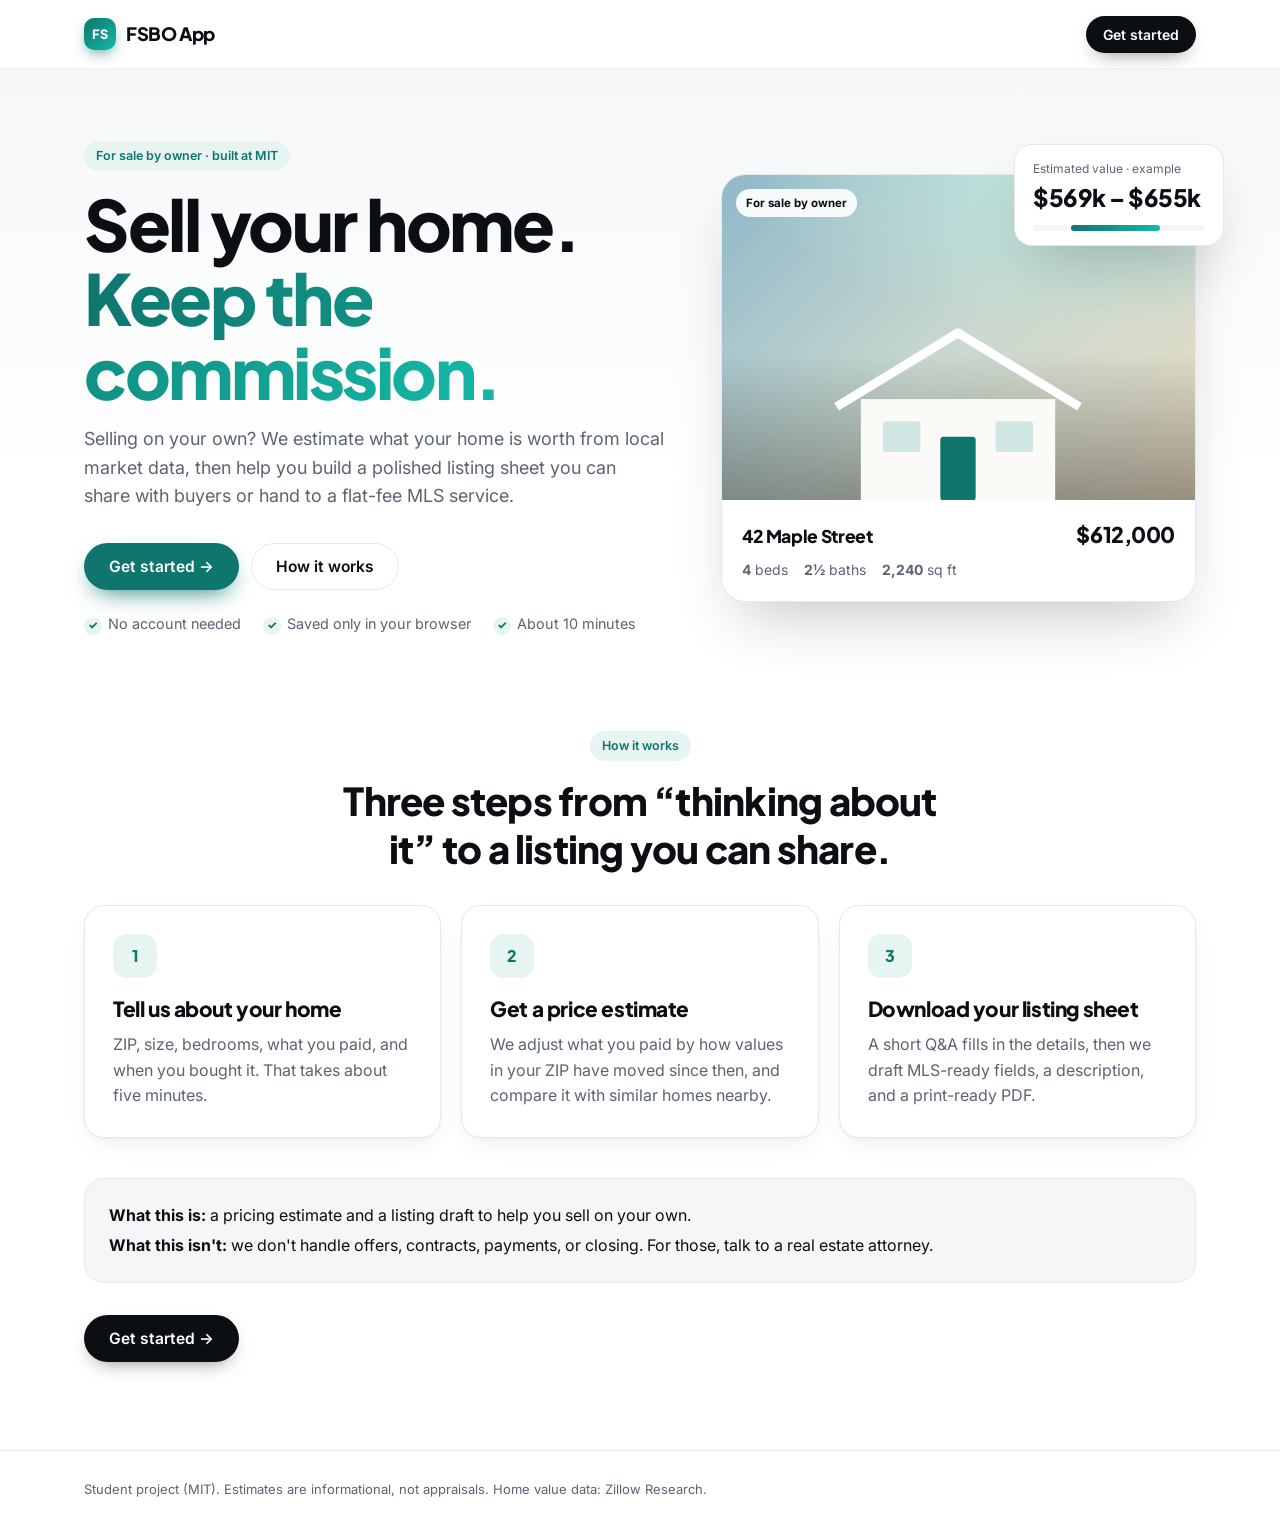
<file: index.html>
<!doctype html>
<html lang="en">
<head>
  <meta charset="utf-8">
  <meta name="viewport" content="width=device-width, initial-scale=1">
  <title>FSBO App — Sell your home without an agent</title>
  <link rel="stylesheet" href="css/style.css">
</head>
<body>
  <header class="site-header">
    <div class="wrap">
      <a class="brand" href="index.html"><span class="brand-mark">FS</span><span class="brand-text">FSBO App</span></a>
      <a class="btn btn-sm" href="intake.html" id="header-cta">Get started</a>
    </div>
  </header>

  <main>
    <div class="wrap">
      <section class="hero">
        <div>
          <p class="eyebrow">For sale by owner · built at MIT</p>
          <h1>Sell your home. <span class="grad">Keep the commission.</span></h1>
          <p class="lede">Selling on your own? We estimate what your home is worth from local market data, then help you build a polished listing sheet you can share with buyers or hand to a flat-fee MLS service.</p>
          <div class="btn-row">
            <a class="btn btn-accent" href="intake.html" id="hero-cta">Get started →</a>
            <a class="btn btn-ghost" href="#how">How it works</a>
          </div>
          <div class="trust"><span>No account needed</span><span>Saved only in your browser</span><span>About 10 minutes</span></div>
        </div>
        <div class="mock" aria-hidden="true">
          <div class="mock-card">
            <div class="mock-photo">
              <span class="pill">For sale by owner</span>
              <svg viewBox="0 0 300 170"><path d="M40 85 L150 18 L260 85" fill="none" stroke="#fff" stroke-width="8" stroke-linejoin="round"/><rect x="62" y="78" width="176" height="92" fill="#fbfaf7"/><rect x="134" y="112" width="32" height="58" rx="3" fill="#0f766e"/><rect x="82" y="98" width="34" height="28" rx="3" fill="#cfe6e2"/><rect x="184" y="98" width="34" height="28" rx="3" fill="#cfe6e2"/></svg>
            </div>
            <div class="mock-body">
              <div class="row"><span class="addr">42 Maple Street</span><span class="p">$612,000</span></div>
              <div class="stats"><span><b>4</b> beds</span><span><b>2½</b> baths</span><span><b>2,240</b> sq ft</span></div>
            </div>
          </div>
          <div class="mock-float">
            <div class="k">Estimated value · example</div>
            <div class="v">$569k – $655k</div>
            <div class="bar"><i></i></div>
          </div>
        </div>
      </section>

      <div class="section-head" id="how"><p class="eyebrow">How it works</p><h2 style="font-size:clamp(1.6rem,3.5vw,2.4rem)">Three steps from “thinking about it” to a listing you can share.</h2></div>
      <section class="grid-3" aria-label="How it works">
        <div class="card">
          <div class="step-num">1</div>
          <h2>Tell us about your home</h2>
          <p>ZIP, size, bedrooms, what you paid, and when you bought it. That takes about five minutes.</p>
        </div>
        <div class="card">
          <div class="step-num">2</div>
          <h2>Get a price estimate</h2>
          <p>We adjust what you paid by how values in your ZIP have moved since then, and compare it with similar homes nearby.</p>
        </div>
        <div class="card">
          <div class="step-num">3</div>
          <h2>Download your listing sheet</h2>
          <p>A short Q&amp;A fills in the details, then we draft MLS-ready fields, a description, and a print-ready PDF.</p>
        </div>
      </section>

      <section class="note" aria-label="What this is and isn't">
        <p><strong>What this is:</strong> a pricing estimate and a listing draft to help you sell on your own.</p>
        <p><strong>What this isn't:</strong> we don't handle offers, contracts, payments, or closing. For those, talk to a real estate attorney.</p>
      </section>

      <div class="btn-row">
        <a class="btn" href="intake.html" id="bottom-cta">Get started →</a>
      </div>
    </div>
  </main>

  <footer class="site-footer">
    <div class="wrap">Student project (MIT). Estimates are informational, not appraisals. Home value data: Zillow Research.</div>
  </footer>

  <script src="js/property.js"></script>
  <script>
    // Returning visitor: offer to pick up where they left off.
    if (window.Property && window.Property.load()) {
      ["hero-cta", "bottom-cta"].forEach((id) => { const a = document.getElementById(id); a.textContent = "Continue where you left off →"; a.href = "price.html"; });
      document.getElementById("header-cta").textContent = "Continue";
      document.getElementById("header-cta").href = "price.html";
    }
  </script>
</body>
</html>
</file>
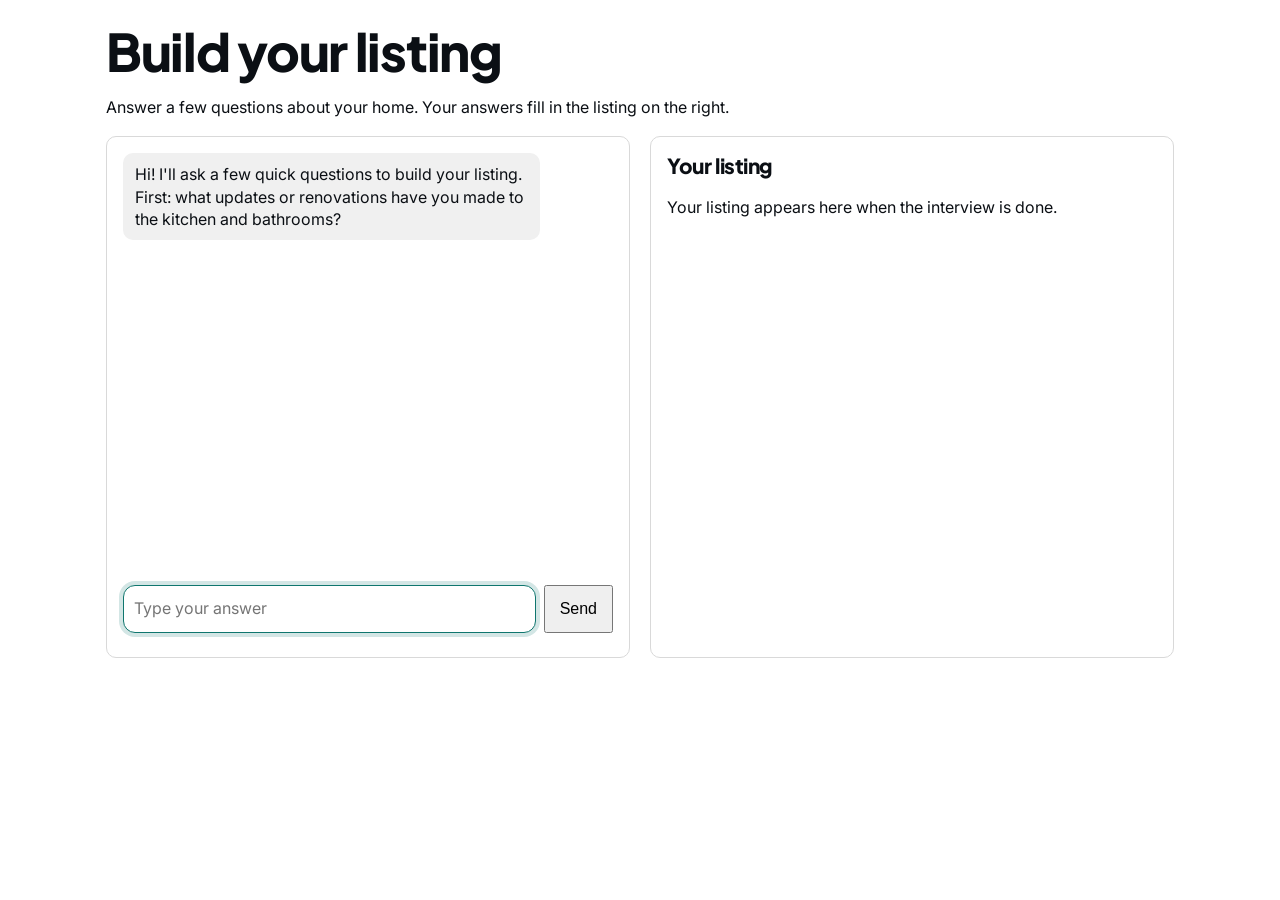
<file: chat.html>
<!DOCTYPE html>
<html lang="en">
<head>
<meta charset="utf-8">
<meta name="viewport" content="width=device-width, initial-scale=1">
<title>Listing interview</title>
<link rel="stylesheet" href="css/style.css">
<style>
  .li-wrap { max-width: 1100px; margin: 0 auto; padding: 24px 16px; }
  .li-grid { display: grid; grid-template-columns: 1fr 1fr; gap: 20px; }
  @media (max-width: 800px) { .li-grid { grid-template-columns: 1fr; } }
  .li-panel { border: 1px solid #d9d9d9; border-radius: 10px; padding: 16px; background: #fff; }
  .li-log { height: 420px; overflow-y: auto; display: flex; flex-direction: column; gap: 10px; margin-bottom: 12px; }
  .li-msg { max-width: 85%; padding: 10px 12px; border-radius: 10px; line-height: 1.4; white-space: pre-wrap; }
  .li-msg.bot { background: #f0f0f0; align-self: flex-start; }
  .li-msg.you { background: #1f3a5f; color: #fff; align-self: flex-end; }
  .li-form { display: flex; gap: 8px; }
  .li-form input { flex: 1; padding: 10px; font-size: 16px; }
  .li-form button, .li-copy { padding: 10px 14px; font-size: 16px; cursor: pointer; }
  .li-note { font-size: 14px; color: #555; margin: 8px 0 0; }
  .li-fields { display: grid; grid-template-columns: max-content 1fr; gap: 4px 14px; margin: 0 0 16px; }
  .li-fields dt { color: #555; }
  .li-fields dd { margin: 0; }
  .li-desc { white-space: pre-wrap; line-height: 1.5; }
</style>
</head>
<body>
<div class="li-wrap">
  <h1>Build your listing</h1>
  <p>Answer a few questions about your home. Your answers fill in the listing on the right.</p>

  <div class="li-grid">
    <section class="li-panel" aria-label="Interview">
      <div class="li-log" id="log" aria-live="polite"></div>
      <form class="li-form" id="form">
        <input id="input" type="text" autocomplete="off" placeholder="Type your answer" aria-label="Your answer">
        <button type="submit" id="send">Send</button>
      </form>
      <p class="li-note" id="status"></p>
    </section>

    <section class="li-panel" aria-label="Listing preview">
      <h2>Your listing</h2>
      <p id="empty">Your listing appears here when the interview is done.</p>
      <div id="result" hidden>
        <dl class="li-fields" id="fields"></dl>
        <h3>Public description</h3>
        <p class="li-desc" id="desc"></p>
        <p class="li-note" id="count"></p>
        <button class="li-copy" id="copy" type="button">Copy description</button>
      </div>
    </section>
  </div>
</div>

<script src="js/property.js"></script>
<script>
// Flip to false once /api/listing is deployed with the Parley env vars.
const MOCK = true;

const log = document.getElementById("log");
const form = document.getElementById("form");
const input = document.getElementById("input");
const sendBtn = document.getElementById("send");
const statusEl = document.getElementById("status");

let property = null;
try { property = (window.Property && Property.load()) || null; } catch (e) { property = null; }

const messages = [];   // full conversation sent to the API
let mockStep = 0;

const MOCK_QUESTIONS = [
  "Hi! I'll ask a few quick questions to build your listing. First: what updates or renovations have you made to the kitchen and bathrooms?",
  "Thanks. What are the main flooring types and any recent interior updates (paint, windows, lighting)?",
  "What do you like best about the outdoor space: yard, deck, landscaping?",
  "Are there any systems that were replaced recently (roof, furnace, water heater)?",
  "Last one: is there anything else about the property worth mentioning?"
];

function addMsg(text, who) {
  const el = document.createElement("div");
  el.className = "li-msg " + who;
  el.textContent = text;
  log.appendChild(el);
  log.scrollTop = log.scrollHeight;
}

function setBusy(b) {
  input.disabled = b; sendBtn.disabled = b;
  statusEl.textContent = b ? "Thinking…" : "";
}

async function getReply() {
  if (MOCK) {
    await new Promise(r => setTimeout(r, 400));
    if (mockStep < MOCK_QUESTIONS.length) return MOCK_QUESTIONS[mockStep++];
    return '<final>' + JSON.stringify({
      fields: { propertyType: property?.propertyType || "single-family", zip: property?.zip || "", bedrooms: property?.bedrooms || null },
      description: "Sample description. Replace with live output once Parley is connected."
    }) + '</final>';
  }
  const res = await fetch("/api/listing", {
    method: "POST",
    headers: { "content-type": "application/json" },
    body: JSON.stringify({ property, messages })
  });
  if (!res.ok) throw new Error("Request failed (" + res.status + ")");
  const data = await res.json();
  return data.reply || "";
}

function renderFinal(obj) {
  document.getElementById("empty").hidden = true;
  document.getElementById("result").hidden = false;
  const dl = document.getElementById("fields");
  dl.textContent = "";
  Object.entries(obj.fields || {}).forEach(([k, v]) => {
    const dt = document.createElement("dt"); dt.textContent = k;
    const dd = document.createElement("dd");
    dd.textContent = Array.isArray(v) ? v.join(", ") : String(v);
    dl.append(dt, dd);
  });
  const d = obj.description || "";
  document.getElementById("desc").textContent = d;
  document.getElementById("count").textContent = d.length + " characters (many MLS limits are around 1,000)";
}

async function turn() {
  setBusy(true);
  try {
    const reply = await getReply();
    const m = reply.match(/<final>([\s\S]*?)<\/final>/);
    if (m) {
      let obj = null;
      try { obj = JSON.parse(m[1]); } catch (e) {}
      messages.push({ role: "assistant", content: reply });
      if (obj) {
        addMsg("All set. Your listing is on the right.", "bot");
        renderFinal(obj);
      } else {
        addMsg("I couldn't read the final listing. Send another message to try again.", "bot");
      }
      input.disabled = !obj; sendBtn.disabled = !obj;
      statusEl.textContent = "";
      return;
    }
    messages.push({ role: "assistant", content: reply });
    addMsg(reply, "bot");
    setBusy(false);
    input.focus();
  } catch (e) {
    statusEl.textContent = "Something went wrong: " + e.message + ". Send your message again.";
    input.disabled = false; sendBtn.disabled = false;
  }
}

form.addEventListener("submit", (e) => {
  e.preventDefault();
  const text = input.value.trim();
  if (!text) return;
  input.value = "";
  messages.push({ role: "user", content: text });
  addMsg(text, "you");
  turn();
});

document.getElementById("copy").addEventListener("click", () => {
  navigator.clipboard.writeText(document.getElementById("desc").textContent);
  document.getElementById("copy").textContent = "Copied";
  setTimeout(() => document.getElementById("copy").textContent = "Copy description", 1500);
});

// Kick off: hidden starter message so the conversation opens with a user turn.
if (!property) {
  statusEl.textContent = "No saved property found. Fill out the intake form first for better questions.";
}
messages.push({ role: "user", content: "Please begin the interview." });
turn();
</script>
</body>
</html>
</file>
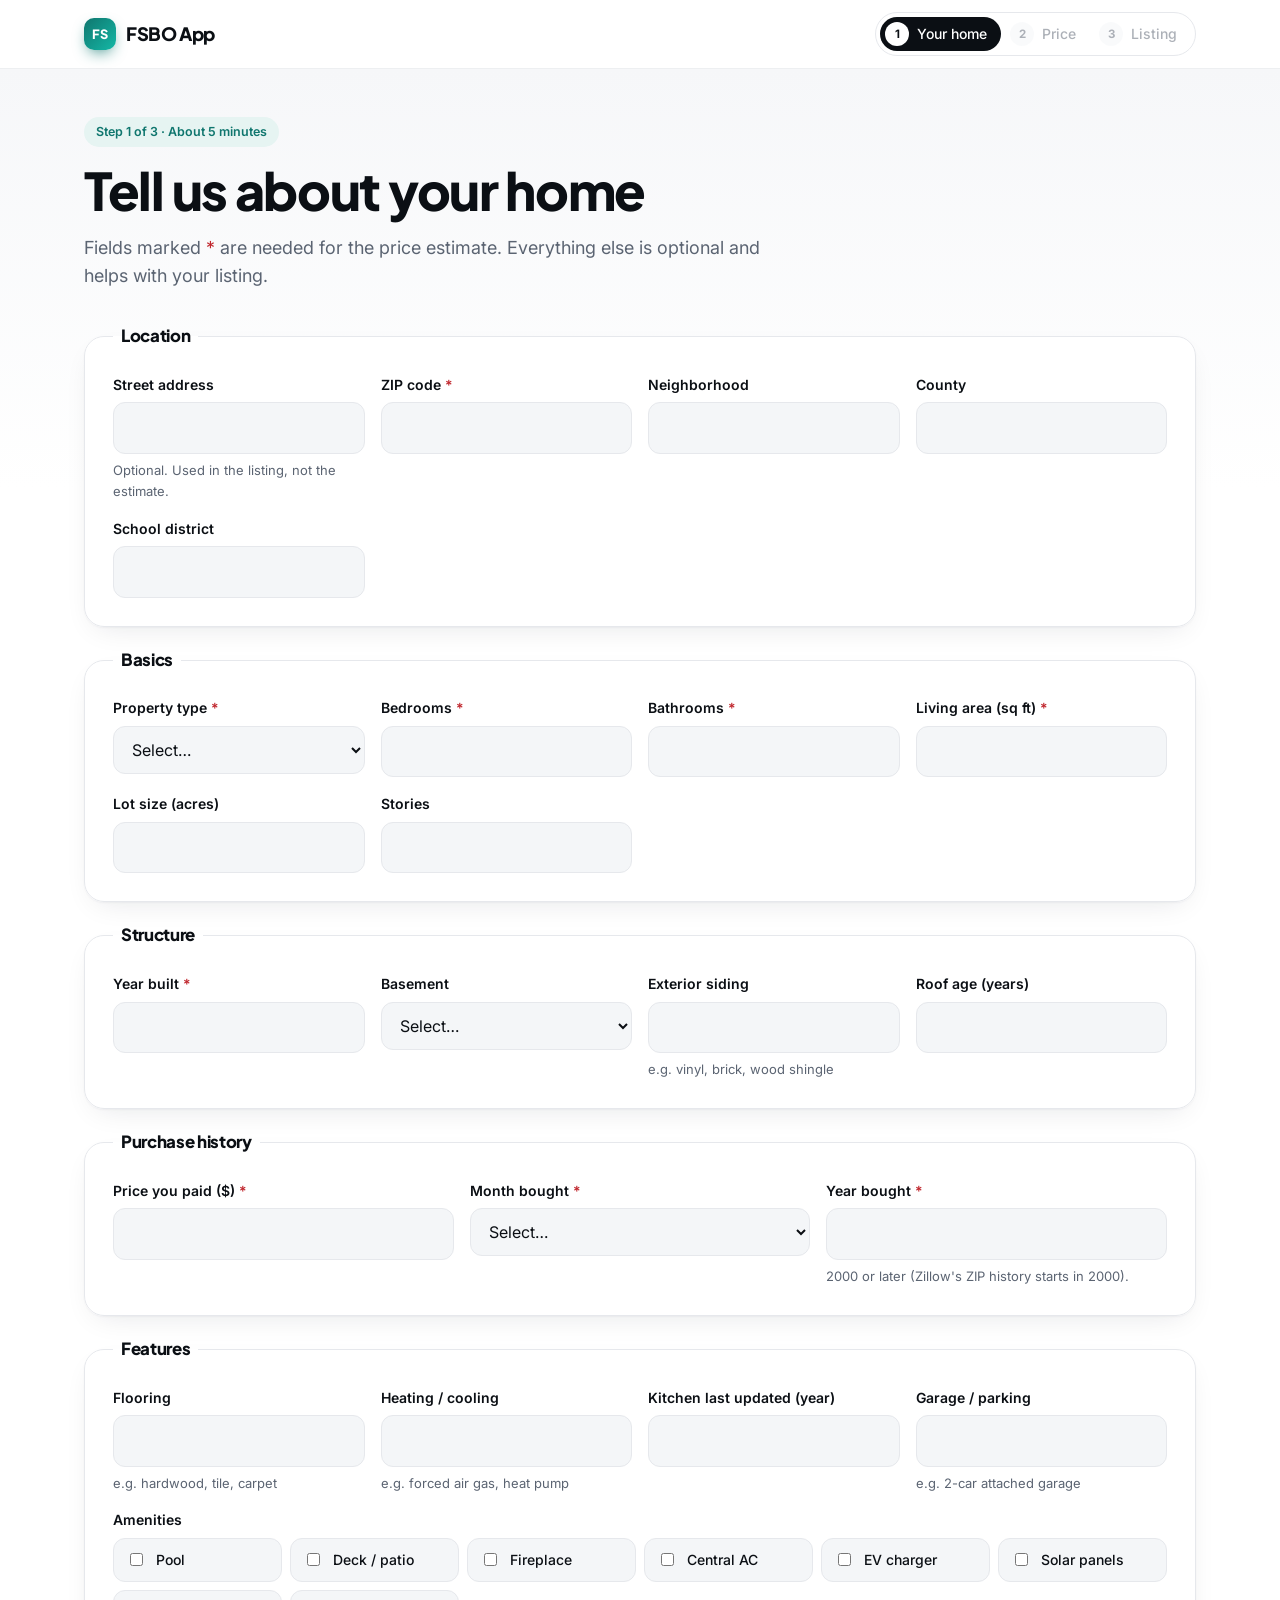
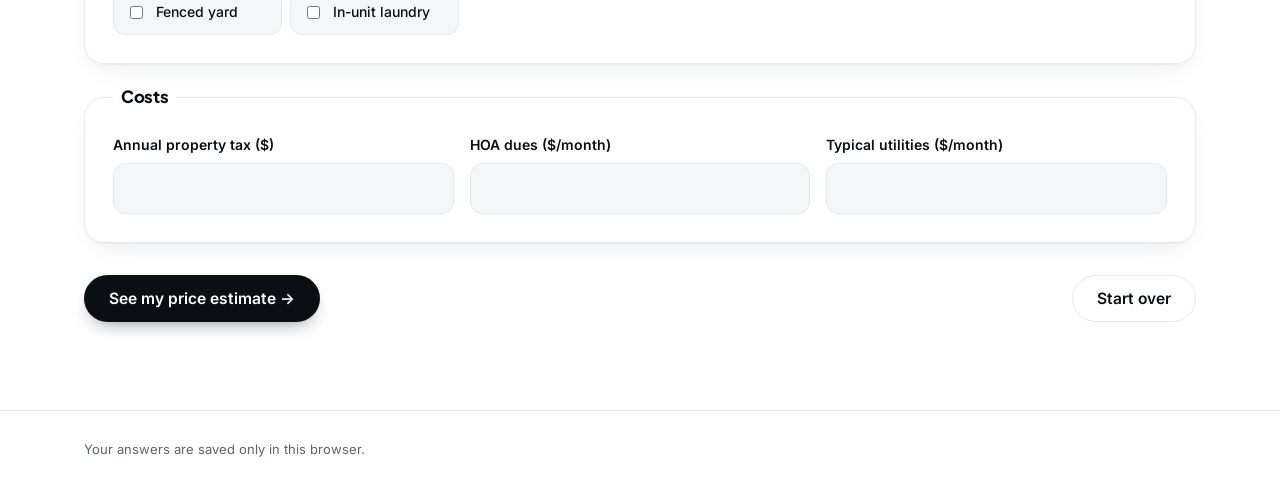
<file: intake.html>
<!doctype html>
<html lang="en">
<head>
  <meta charset="utf-8">
  <meta name="viewport" content="width=device-width, initial-scale=1">
  <title>Tell us about your home — FSBO App</title>
  <link rel="stylesheet" href="css/style.css">
</head>
<body>
  <header class="site-header">
    <div class="wrap">
      <a class="brand" href="index.html"><span class="brand-mark">FS</span><span class="brand-text">FSBO App</span></a>
      <nav class="steps-nav" aria-label="Progress" data-step="1"></nav>
    </div>
  </header>

  <main>
    <div class="wrap">
      <div class="page-head">
        <p class="eyebrow">Step 1 of 3 · About 5 minutes</p>
        <h1>Tell us about your home</h1>
        <p class="lede">Fields marked <span class="req">*</span> are needed for the price estimate. Everything else is optional and helps with your listing.</p>
      </div>

      <form id="intake" novalidate>
        <div id="groups"></div>
        <p class="form-summary" id="form-summary" role="alert" hidden></p>
        <div class="btn-row between">
          <button class="btn" type="submit">See my price estimate →</button>
          <button class="btn btn-secondary" type="button" id="start-over">Start over</button>
        </div>
      </form>
    </div>
  </main>

  <footer class="site-footer">
    <div class="wrap">Your answers are saved only in this browser.</div>
  </footer>

  <script src="js/property.js"></script>
  <script src="js/nav.js"></script>
  <script>
  (function () {
    const P = window.Property;
    const groupsEl = document.getElementById("groups");
    const form = document.getElementById("intake");
    const summary = document.getElementById("form-summary");

    // --- Build the form from the shared schema so field names can't drift ---
    function el(tag, attrs = {}, children = []) {
      const n = document.createElement(tag);
      for (const [k, v] of Object.entries(attrs)) {
        if (v === undefined || v === false) continue;
        if (k === "text") n.textContent = v; else n.setAttribute(k, v === true ? "" : v);
      }
      children.forEach((c) => c && n.appendChild(c));
      return n;
    }

    for (const g of P.GROUPS) {
      const grid = el("div", { class: "field-grid" });
      for (const f of g.fields) {
        const id = "f-" + f.name;
        const wrap = el("div", { class: "field" + (f.type === "checkboxes" ? " wide" : ""), "data-field": f.name });
        const label = el("label", { for: f.type === "checkboxes" ? undefined : id, text: f.label });
        if (f.required) { label.appendChild(document.createTextNode(" ")); label.appendChild(el("span", { class: "req", "aria-hidden": "true", text: "*" })); }
        wrap.appendChild(label);

        let input;
        if (f.type === "select") {
          input = el("select", { id, name: f.name, required: f.required });
          input.appendChild(el("option", { value: "", text: "Select…" }));
          f.options.forEach(([v, t]) => input.appendChild(el("option", { value: v, text: t })));
        } else if (f.type === "checkboxes") {
          input = el("div", { class: "checks", role: "group", "aria-label": f.label });
          f.options.forEach(([v, t]) => {
            const cb = el("input", { type: "checkbox", name: f.name, value: v });
            input.appendChild(el("label", {}, [cb, document.createTextNode(t)]));
          });
        } else {
          input = el("input", {
            id, name: f.name, type: f.type === "number" ? "number" : "text", required: f.required,
            min: f.min, max: f.max, step: f.step, pattern: f.pattern, inputmode: f.inputmode || (f.type === "number" ? "decimal" : undefined),
            maxlength: f.maxlength,
          });
        }
        wrap.appendChild(input);
        if (f.hint) wrap.appendChild(el("span", { class: "hint", text: f.hint }));
        wrap.appendChild(el("span", { class: "error-msg", id: id + "-err", "aria-live": "polite" }));
        grid.appendChild(wrap);
      }
      groupsEl.appendChild(el("fieldset", {}, [el("legend", { text: g.title }), grid]));
    }

    // --- Read / write form values ---
    function readForm() {
      const raw = {};
      for (const f of P.FIELDS) {
        if (f.type === "checkboxes") {
          raw[f.name] = [...form.querySelectorAll(`input[name="${f.name}"]:checked`)].map((c) => c.value);
        } else {
          raw[f.name] = form.elements[f.name].value;
        }
      }
      return P.normalize(raw);
    }

    function fillForm(rec) {
      for (const f of P.FIELDS) {
        const v = rec[f.name];
        if (v === undefined) continue;
        if (f.type === "checkboxes") {
          form.querySelectorAll(`input[name="${f.name}"]`).forEach((c) => { c.checked = v.includes(c.value); });
        } else {
          form.elements[f.name].value = v;
        }
      }
    }

    function showErrors(errors) {
      form.querySelectorAll(".field").forEach((w) => {
        const name = w.dataset.field;
        const msg = errors[name] || "";
        w.classList.toggle("has-error", !!msg);
        w.querySelector(".error-msg").textContent = msg;
        const input = w.querySelector("input, select");
        if (input && input.id) input.setAttribute("aria-invalid", msg ? "true" : "false");
      });
      const n = Object.keys(errors).length;
      summary.hidden = n === 0;
      summary.textContent = n ? `Please fix ${n} field${n > 1 ? "s" : ""} above.` : "";
    }

    // Prefill if the user has been here before.
    const existing = P.load();
    if (existing) fillForm(existing);

    form.addEventListener("submit", (e) => {
      e.preventDefault();
      const rec = readForm();
      const errors = P.validate(rec);
      showErrors(errors);
      if (Object.keys(errors).length) {
        const first = form.querySelector(".has-error input, .has-error select");
        if (first) first.focus();
        return;
      }
      P.save(rec);
      window.location.href = "price.html";
    });

    // Clear an error as soon as the field is edited.
    form.addEventListener("input", (e) => {
      const w = e.target.closest(".field");
      if (w && w.classList.contains("has-error")) {
        w.classList.remove("has-error");
        w.querySelector(".error-msg").textContent = "";
      }
    });

    document.getElementById("start-over").addEventListener("click", () => {
      P.clear(); form.reset(); showErrors({});
    });
  })();
  </script>
</body>
</html>
</file>
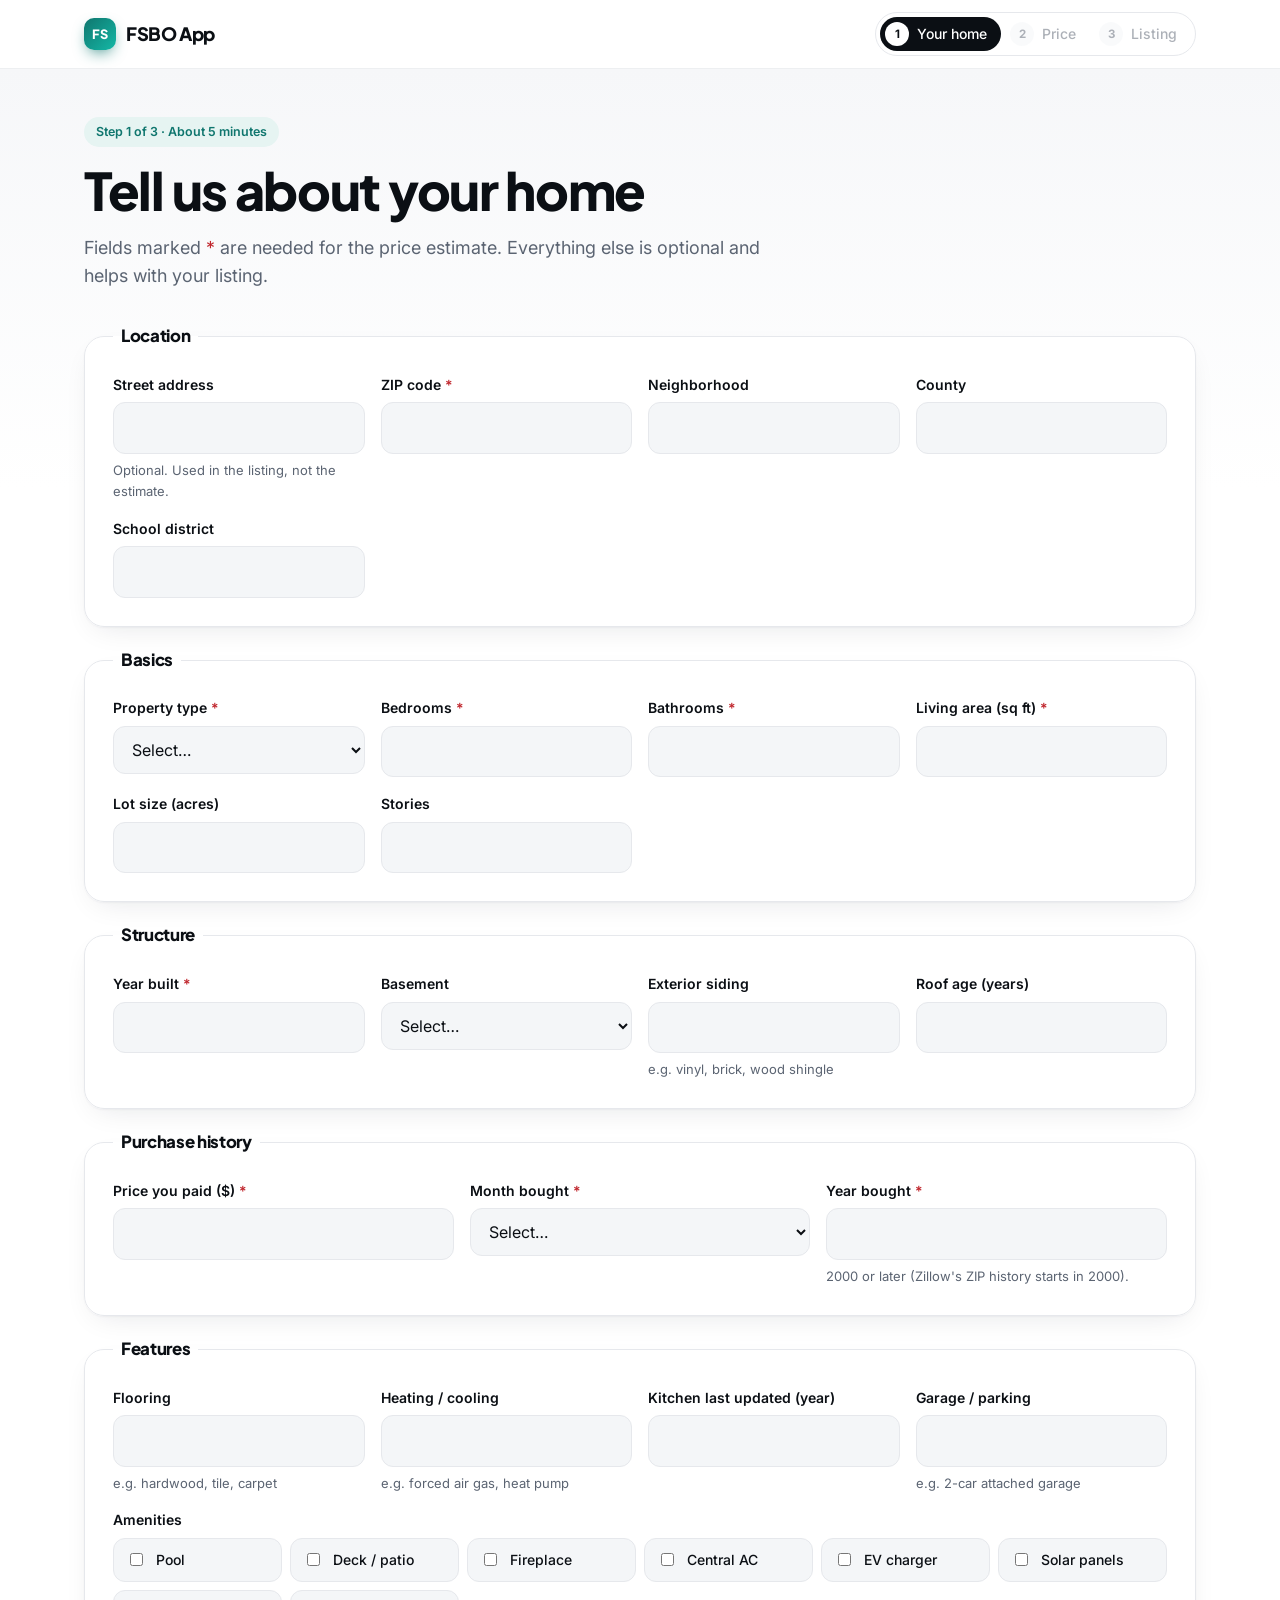
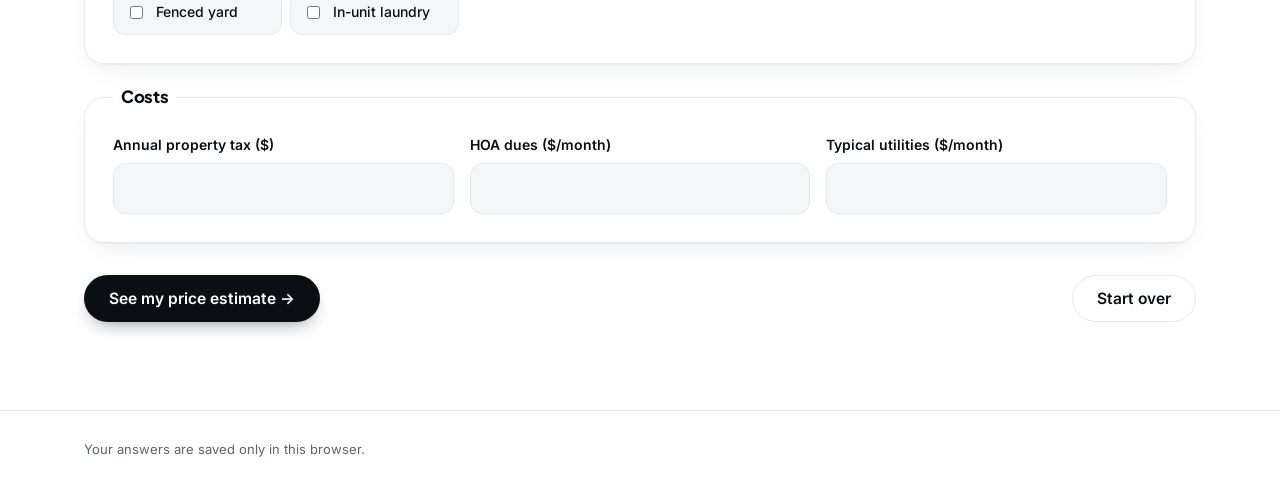
<file: listing.html>
<!doctype html>
<html lang="en">
<head>
  <meta charset="utf-8">
  <meta name="viewport" content="width=device-width, initial-scale=1">
  <title>Build your listing — FSBO App</title>
  <link rel="stylesheet" href="css/style.css">
  <link rel="stylesheet" href="css/sheet.css">
</head>
<body>
  <header class="site-header">
    <div class="wrap">
      <a class="brand" href="index.html"><span class="brand-mark">FS</span><span class="brand-text">FSBO App</span></a>
      <nav class="steps-nav" aria-label="Progress" data-step="3"></nav>
    </div>
  </header>

  <main>
    <div class="wrap">
      <div class="page-head">
        <p class="eyebrow">Step 3 of 3</p>
        <h1>Build your listing</h1>
        <p class="lede">Answer a few questions about what makes your home stand out. Your listing sheet fills in on the right. When it looks right, save it as a PDF to share with buyers or send to a flat-fee MLS service.</p>
      </div>

      <div class="builder">
        <!-- Left: the survey -->
        <section class="card chat" aria-label="Listing questions">
          <div class="chat-head">
            <h2>Listing assistant</h2>
            <span class="mode-pill" id="mode-pill">Connecting…</span>
          </div>
          <div class="progress" aria-hidden="true"><i id="progress"></i></div>
          <div class="chat-log" id="chat-log" aria-live="polite"></div>
          <div class="quick" id="quick"></div>
          <form class="chat-form" id="chat-form">
            <label for="chat-input" class="sr-only" style="position:absolute;left:-9999px">Your answer</label>
            <textarea id="chat-input" placeholder="Type your answer…" rows="1"></textarea>
            <button class="btn" type="submit" id="send">Send</button>
          </form>
        </section>

        <!-- Right: live listing sheet -->
        <section aria-label="Listing sheet preview">
          <div class="preview-bar">
            <h2>Your listing sheet</h2>
            <div class="photo-drop">
              <label class="btn btn-ghost btn-sm" for="photos">+ Add photos</label>
              <input type="file" id="photos" accept="image/*" multiple>
              <button class="btn btn-accent btn-sm" id="pdf" type="button">Save as PDF</button>
            </div>
          </div>
          <div class="card" style="padding:14px 18px;margin-bottom:14px">
            <div class="field-grid" style="grid-template-columns:repeat(auto-fit,minmax(170px,1fr));gap:12px">
              <div class="field">
                <label for="list-price">List price ($)</label>
                <input id="list-price" type="number" min="1" step="1000" inputmode="numeric">
                <span class="hint" id="price-hint"></span>
              </div>
              <div class="field">
                <label for="show-price">Show price on sheet</label>
                <select id="show-price"><option value="yes">Yes</option><option value="no">No (“Contact for price”)</option></select>
              </div>
              <div class="field" style="justify-content:flex-end">
                <button class="btn btn-ghost btn-sm" type="button" id="restart">Restart Q&amp;A</button>
              </div>
            </div>
            <p class="small" style="margin:10px 0 0">Tip: click the headline or description on the sheet to edit it. The first photo is the cover; photos stay in this tab only. In the print window, choose <b>Save as PDF</b> as the destination.</p>
          </div>
          <div class="sheet-frame" id="sheet-frame">
            <div class="sheet-scale" id="sheet-scale"><div class="sheet" id="sheet"></div></div>
          </div>
        </section>
      </div>

      <div class="btn-row between">
        <a class="btn btn-ghost" href="price.html">← Back to price</a>
        <a class="btn btn-ghost" href="intake.html">Edit home details</a>
      </div>
    </div>
  </main>

  <footer class="site-footer">
    <div class="wrap">We don't handle offers, contracts, payments, or closing. Listing text is a draft: check it before you publish.</div>
  </footer>

  <script src="js/property.js"></script>
  <script src="js/nav.js"></script>
  <script src="js/listing.js"></script>
</body>
</html>
</file>
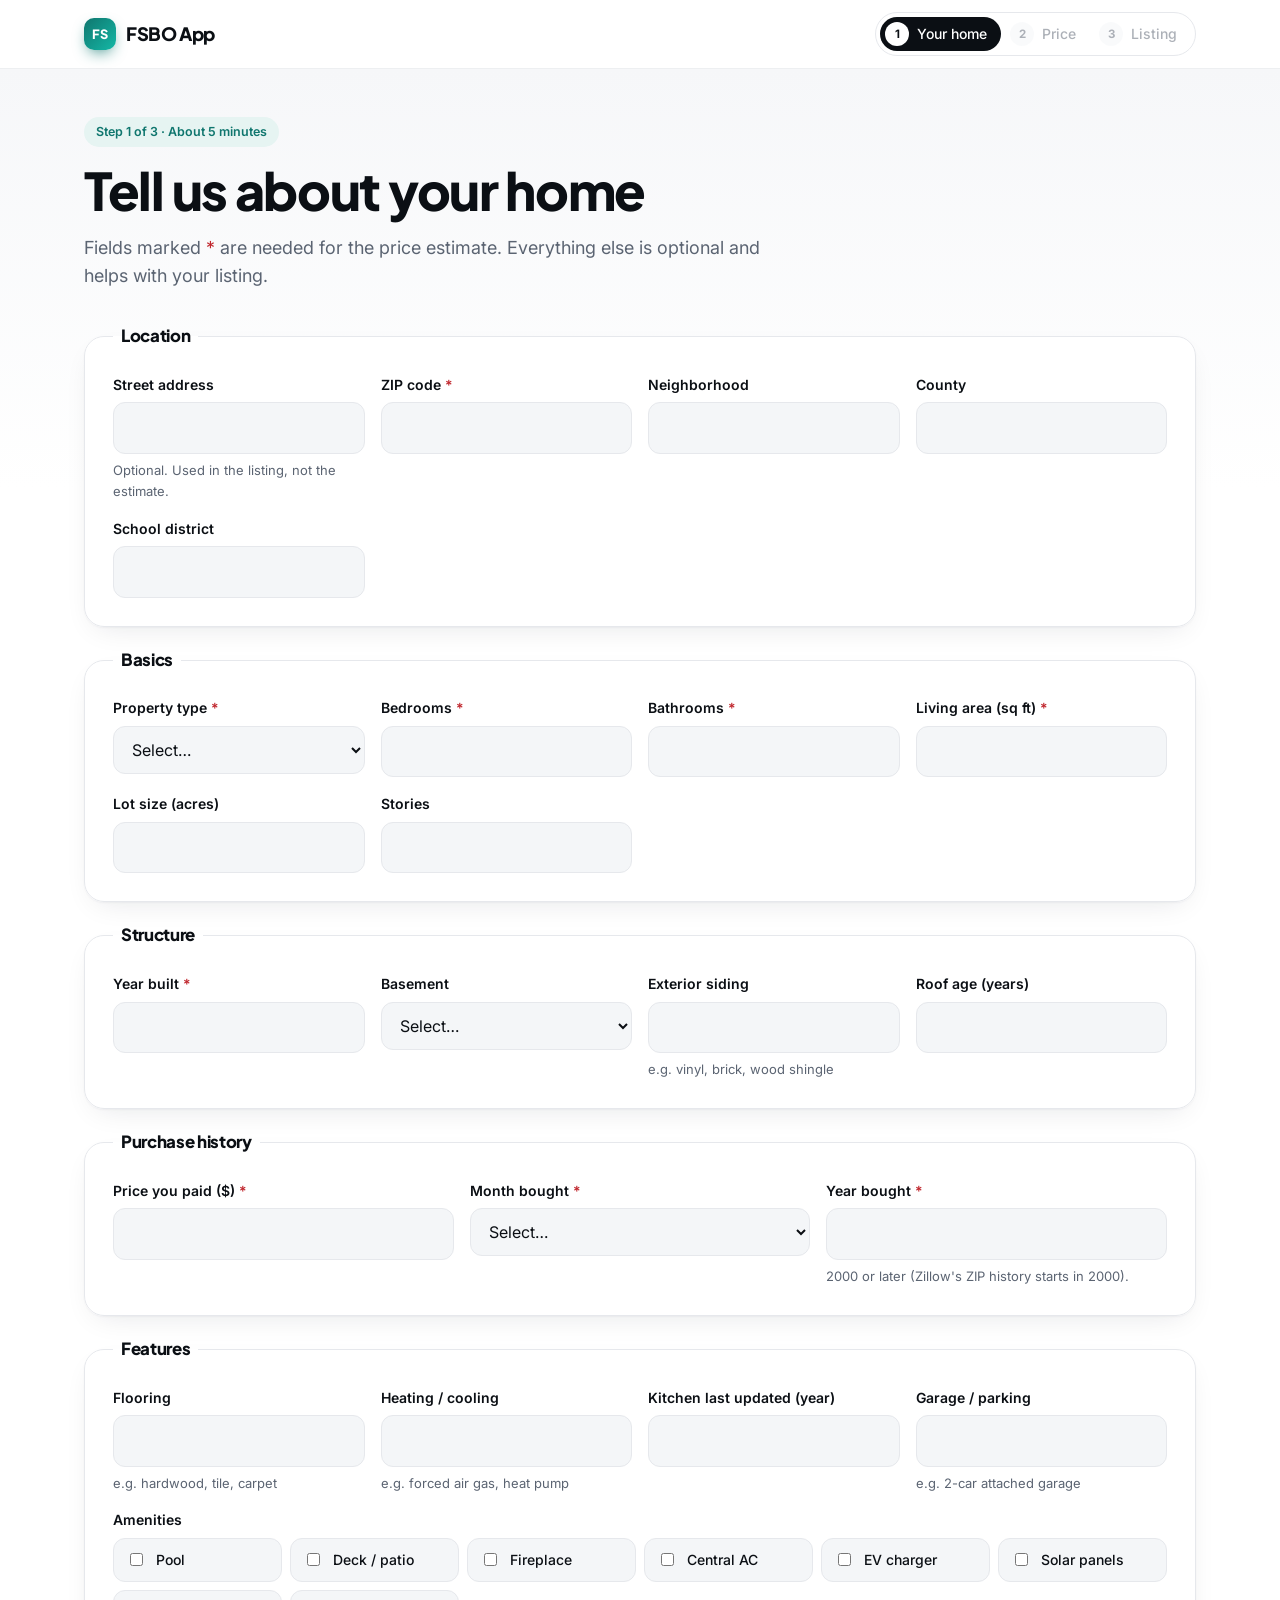
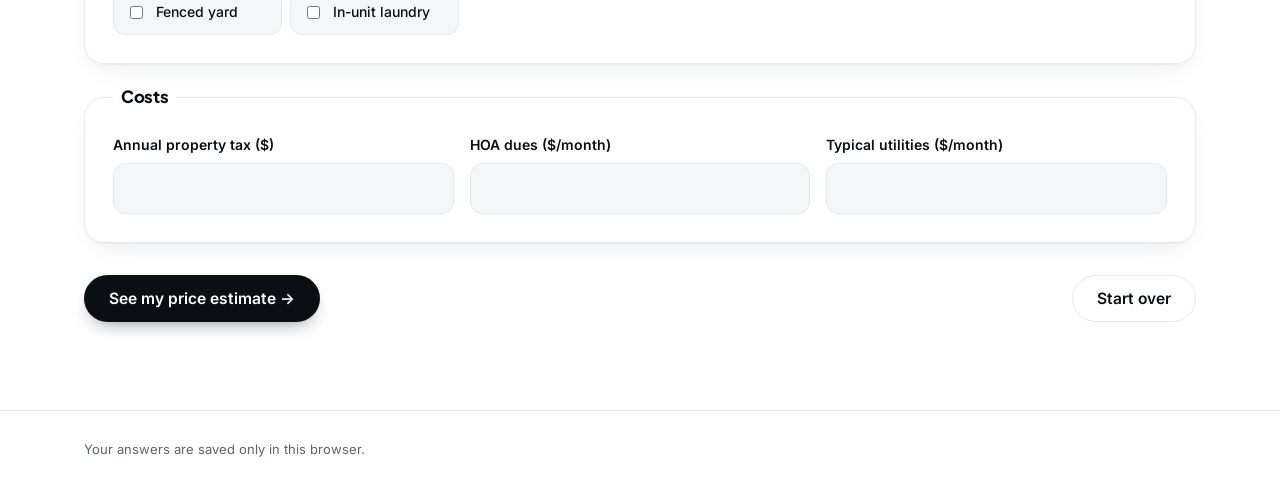
<file: price.html>
<!doctype html>
<html lang="en">
<head>
  <meta charset="utf-8">
  <meta name="viewport" content="width=device-width, initial-scale=1">
  <title>Your price estimate — FSBO App</title>
  <link rel="stylesheet" href="css/style.css">
</head>
<body>
  <header class="site-header">
    <div class="wrap">
      <a class="brand" href="index.html"><span class="brand-mark">FS</span><span class="brand-text">FSBO App</span></a>
      <nav class="steps-nav" aria-label="Progress" data-step="2"></nav>
    </div>
  </header>

  <main>
    <div class="wrap">
      <div class="page-head">
        <p class="eyebrow">Step 2 of 3</p>
        <h1>Your estimated value</h1>
      </div>

      <section class="card" aria-live="polite">
        <div class="big-number" id="estimate">Calculating…</div>
        <div class="range" id="range"></div>
        <p class="small" id="freshness"></p>
      </section>

      <div id="notes" class="note" style="margin-top:16px" hidden></div>

      <section class="grid-2">
        <div class="card">
          <h2>Method A · What you paid, adjusted</h2>
          <div class="big-number" style="font-size:2rem" id="methodA">—</div>
          <p class="small" id="methodA-how">Your purchase price × how much typical home values in your ZIP have changed since you bought.</p>
        </div>
        <div class="card">
          <h2>Method B · Similar homes nearby</h2>
          <div class="big-number" style="font-size:2rem" id="methodB">—</div>
          <p class="small" id="methodB-how">The typical value of a home with the same number of bedrooms in your ZIP.</p>
        </div>
      </section>

      <section class="grid-2">
        <div class="card" id="position-card" hidden>
          <h2>Your local market</h2>
          <p id="position"></p>
          <p class="small" id="position-detail"></p>
        </div>
        <div class="card" id="context-card" hidden>
          <h2>How homes are selling</h2>
          <p id="context"></p>
          <p class="small" id="context-detail"></p>
        </div>
      </section>

      <section class="card">
        <h2>Your home</h2>
        <dl class="record" id="summary"></dl>
        <p><a href="intake.html">Edit details</a></p>
      </section>

      <p class="small" style="margin-top:16px">
        This estimate uses ZIP-level market indexes. It can't see your home's condition, renovations, lot, or exact
        square footage, so treat it as a starting point and not an appraisal.
      </p>

      <div class="btn-row between">
        <a class="btn btn-ghost" href="intake.html">← Edit details</a>
        <a class="btn btn-accent" href="listing.html">Next: build your listing →</a>
      </div>
    </div>
  </main>

  <footer class="site-footer">
    <div class="wrap">Home value data: Zillow Home Value Index (ZHVI) and market data from
      <a href="https://www.zillow.com/research/data/" rel="noopener">Zillow Research</a>.</div>
  </footer>

  <script src="js/property.js"></script>
  <script src="js/nav.js"></script>
  <script src="js/estimate.js"></script>
  <script>
  (async function () {
    const P = window.Property, E = window.Estimator;
    const rec = P.load();
    if (!rec) { window.location.replace("intake.html"); return; }

    const $ = (id) => document.getElementById(id);
    const usd = (n) => "$" + Math.round(n).toLocaleString("en-US");
    const pct = (x) => Math.round(x * 100) + "%";
    const months = ["Jan","Feb","Mar","Apr","May","Jun","Jul","Aug","Sep","Oct","Nov","Dec"];
    const ym = (s) => { const [y, m] = s.split("-").map(Number); return `${months[m - 1]} ${y}`; };

    // Record summary
    [
      ["Address", rec.address || "—"],
      ["ZIP", rec.zip],
      ["Type", P.labelFor("propertyType", rec.propertyType)],
      ["Beds / baths", `${rec.bedrooms} bd · ${rec.bathrooms} ba`],
      ["Size", `${rec.sqft.toLocaleString("en-US")} sq ft`],
      ["Year built", rec.yearBuilt],
      ["Bought", `${months[rec.purchaseMonth - 1]} ${rec.purchaseYear} for ${usd(rec.pricePaid)}`],
    ].forEach(([k, v]) => {
      const dt = document.createElement("dt"); dt.textContent = k;
      const dd = document.createElement("dd"); dd.textContent = v;
      $("summary").append(dt, dd);
    });

    let r, index;
    try {
      const loaded = await E.loadZip(rec.zip);
      index = loaded.index;
      r = E.estimate(rec, loaded.zd);
    } catch (err) {
      console.error(err);
      $("estimate").textContent = "Couldn't load market data";
      $("range").textContent = "Check your connection and refresh the page.";
      return;
    }

    if (index) $("freshness").textContent = `Based on Zillow Home Value Index data through ${ym(index.latest)}.`;

    if (r.notes.length) {
      $("notes").hidden = false;
      r.notes.forEach((n) => { const p = document.createElement("p"); p.textContent = n; $("notes").appendChild(p); });
    }

    if (!r.ok) {
      $("estimate").textContent = "No estimate yet";
      $("range").textContent = `We currently cover Massachusetts plus a few test ZIPs. ${rec.zip} isn't included yet.`;
      return;
    }

    // Hand the estimate to listing.html (pre-fills the list price on the PDF sheet).
    try { localStorage.setItem("fsbo.estimate.v1", JSON.stringify({ estimate: r.estimate, low: r.low, high: r.high, at: new Date().toISOString() })); } catch (e) {}
    $("estimate").textContent = usd(r.estimate);
    $("range").textContent = `Likely range: ${usd(r.low)} to ${usd(r.high)}`;

    if (r.methodA) {
      const a = r.methodA, chg = (a.factor - 1) * 100;
      $("methodA").textContent = usd(a.value);
      $("methodA-how").textContent =
        `You paid ${usd(rec.pricePaid)} in ${a.fromMonth}. Typical values for ${a.seriesLabel} in ${rec.zip} have ` +
        `${chg >= 0 ? "risen" : "fallen"} ${Math.abs(chg).toFixed(0)}% since then (${usd(a.fromIndex)} → ${usd(a.toIndex)}, ${a.toMonth}).`;
    } else {
      $("methodA").textContent = "Not available";
    }

    if (r.methodB) {
      const b = r.methodB;
      $("methodB").textContent = usd(b.value);
      $("methodB-how").textContent = `The typical ${b.bedroomsLabel}-bedroom home in ${rec.zip} as of ${b.month}.`;
    } else {
      $("methodB").textContent = "Not available";
    }

    if (r.methodA && r.methodB) {
      $("range").textContent += ` · weighted ${Math.round(r.weightA * 100)}% Method A, ${Math.round((1 - r.weightA) * 100)}% Method B`;
    }

    if (r.position) {
      const p = r.position;
      $("position-card").hidden = false;
      $("position").textContent = `Your estimate is ${p.band} in ${p.city}.`;
      $("position-detail").textContent =
        `Typical values in ${p.city}: lower-priced homes ${usd(p.lowerTier)}` +
        (p.middle ? `, mid-priced ${usd(p.middle)} (your ZIP)` : "") + `, higher-priced ${usd(p.upperTier)}.`;
    }

    if (r.context && r.context.pctSoldAboveList != null) {
      const c = r.context;
      $("context-card").hidden = false;
      $("context").textContent =
        `In the ${c.metroName} area, ${pct(c.pctSoldAboveList)} of homes sold above list price` +
        (c.pctSoldBelowList != null ? ` and ${pct(c.pctSoldBelowList)} sold below` : "") +
        ` (${ym(c.pctSoldAboveListMonth)}).`;
      if (c.medianListPrice) $("context-detail").textContent = `Metro median list price: ${usd(c.medianListPrice)} (${ym(c.medianListPriceMonth)}).`;
    }
  })();
  </script>
</body>
</html>
</file>
<file: css/style.css>
/* ==========================================================================
   FSBO App — shared styles
   ========================================================================== */
@import url("https://fonts.googleapis.com/css2?family=Inter:wght@400;500;600;700&family=Plus+Jakarta+Sans:wght@600;700;800&display=swap");

:root {
  --bg: #ffffff;
  --bg-2: #f6f7f9;
  --surface: #ffffff;
  --surface-2: #f4f6f8;
  --text: #0b0f14;
  --muted: #5b6472;
  --border: #e6e8ec;
  --accent: #0f766e;
  --accent-2: #14b8a6;
  --accent-ink: #ffffff;
  --accent-soft: #e6f4f2;
  --gold: #0f766e;
  --error: #c0262d;
  --radius: 20px;
  --radius-sm: 12px;
  --shadow: 0 1px 2px rgba(15, 23, 42, .04), 0 10px 30px -12px rgba(15, 23, 42, .12);
  --shadow-lg: 0 30px 60px -20px rgba(15, 23, 42, .25);
  --max: 1160px;
  --display: "Plus Jakarta Sans", "Inter", system-ui, sans-serif;
  --sans: "Inter", system-ui, -apple-system, "Segoe UI", Roboto, sans-serif;
  --serif: var(--display); /* legacy alias */
  font-family: var(--sans);
  color: var(--text);
  background: var(--bg);
}
@media (prefers-color-scheme: dark) {
  :root {
    --bg: #0a0d11; --bg-2: #0f1318; --surface: #12171d; --surface-2: #181e25; --text: #eef1f4; --muted: #9aa4b1;
    --border: #232a33; --accent: #2dd4bf; --accent-2: #5eead4; --accent-ink: #04211e; --accent-soft: #0f2a28;
    --gold: #2dd4bf; --error: #f87171;
    --shadow: 0 1px 2px rgba(0,0,0,.4), 0 10px 30px -12px rgba(0,0,0,.6); --shadow-lg: 0 30px 60px -20px rgba(0,0,0,.7);
  }
}

* { box-sizing: border-box; }
body { margin: 0; background: var(--bg); color: var(--text); line-height: 1.6; -webkit-font-smoothing: antialiased; }
img { max-width: 100%; }
a { color: var(--accent); }
.wrap { max-width: var(--max); margin: 0 auto; padding: 0 24px; }
@media (max-width: 560px) { .wrap { padding: 0 16px; } }
main { padding: 48px 0 88px; background: linear-gradient(180deg, var(--bg-2) 0, var(--bg) 420px); }

/* ---------- Header + progress stepper ---------- */
.site-header {
  position: sticky; top: 0; z-index: 10;
  background: color-mix(in srgb, var(--bg) 78%, transparent);
  backdrop-filter: saturate(1.6) blur(14px); -webkit-backdrop-filter: saturate(1.6) blur(14px);
  border-bottom: 1px solid color-mix(in srgb, var(--border) 70%, transparent);
}
.site-header .wrap { display: flex; align-items: center; justify-content: space-between; gap: 16px; height: 68px; }
.brand { display: flex; align-items: center; gap: 10px; font-family: var(--display); font-weight: 800; font-size: 1.15rem; letter-spacing: -.02em; text-decoration: none; color: var(--text); white-space: nowrap; }
@media (max-width: 420px) { .brand .brand-text { display: none; } }
.brand-mark { width: 32px; height: 32px; border-radius: 10px; color: #fff; display: grid; place-items: center; font-size: .8rem; font-weight: 800;
  background: linear-gradient(135deg, var(--accent), var(--accent-2)); box-shadow: 0 6px 16px -6px var(--accent); }

.steps-nav { display: flex; align-items: center; gap: 4px; font-size: .875rem; padding: 4px; border: 1px solid var(--border); border-radius: 999px; background: var(--surface); }
.steps-nav > a, .steps-nav > span {
  display: flex; align-items: center; gap: 8px; padding: 5px 14px 5px 5px; border-radius: 999px;
  color: var(--muted); text-decoration: none; white-space: nowrap; font-weight: 500;
}
.steps-nav a:hover { background: var(--surface-2); color: var(--text); }
.steps-nav .dot { width: 24px; height: 24px; border-radius: 50%; display: grid; place-items: center; font-size: .72rem; font-weight: 700; background: var(--surface-2); padding: 0; }
.steps-nav .sep { display: none; }
.steps-nav [aria-current="step"] { background: var(--text); color: var(--bg); }
.steps-nav [aria-current="step"] .dot { background: var(--bg); color: var(--text); }
.steps-nav .done .dot { background: var(--accent-soft); color: var(--accent); }
.steps-nav .locked { opacity: .5; cursor: not-allowed; }
@media (max-width: 720px) {
  .steps-nav .label { display: none; }
  .steps-nav > a, .steps-nav > span { padding: 5px; }
  .steps-nav [aria-current="step"] { padding-right: 12px; }
  .steps-nav [aria-current="step"] .label { display: inline; }
}

/* ---------- Type ---------- */
h1, h2, h3 { font-family: var(--display); font-weight: 800; letter-spacing: -.025em; }
h1 { font-size: clamp(2.1rem, 5vw, 3.25rem); line-height: 1.05; margin: 0 0 16px; }
h2 { font-size: 1.3rem; line-height: 1.25; margin: 0 0 10px; letter-spacing: -.02em; }
h3 { font-size: 1.05rem; margin: 0 0 6px; }
.eyebrow { display: inline-flex; align-items: center; gap: 8px; font-size: .78rem; font-weight: 600; color: var(--accent);
  background: var(--accent-soft); padding: 5px 12px; border-radius: 999px; margin: 0 0 16px; }
.lede { font-size: 1.125rem; color: var(--muted); max-width: 62ch; margin: 0; }
.page-head { margin-bottom: 32px; }

/* ---------- Buttons ---------- */
.btn {
  display: inline-flex; align-items: center; justify-content: center; gap: 8px;
  padding: 13px 24px; border-radius: 999px; border: 1px solid transparent;
  background: var(--text); color: var(--bg); font: 600 .975rem var(--sans);
  text-decoration: none; cursor: pointer; transition: transform .15s, box-shadow .15s, background .15s;
  box-shadow: 0 8px 20px -10px rgba(11, 15, 20, .6);
}
.btn:hover { transform: translateY(-1px); box-shadow: 0 14px 28px -12px rgba(11, 15, 20, .6); }
.btn:active { transform: translateY(0); }
.btn:disabled { opacity: .45; cursor: not-allowed; transform: none; }
.btn-accent { background: var(--accent); color: var(--accent-ink); box-shadow: 0 10px 24px -10px var(--accent); }
.btn-secondary { background: transparent; color: var(--text); border-color: var(--border); box-shadow: none; }
.btn-ghost { background: var(--surface); color: var(--text); border-color: var(--border); box-shadow: none; }
.btn-ghost:hover, .btn-secondary:hover { border-color: var(--text); box-shadow: none; }
.btn-sm { padding: 9px 16px; font-size: .875rem; }
.btn-row { display: flex; flex-wrap: wrap; align-items: center; gap: 12px; margin-top: 32px; }
.btn-row.between { justify-content: space-between; }

/* ---------- Cards / layout ---------- */
.card { background: var(--surface); border: 1px solid var(--border); border-radius: var(--radius); padding: 28px; box-shadow: var(--shadow); }
.grid-3 { display: grid; gap: 20px; grid-template-columns: repeat(auto-fit, minmax(250px, 1fr)); margin: 72px 0 40px; }
.grid-2 { display: grid; gap: 20px; grid-template-columns: repeat(auto-fit, minmax(280px, 1fr)); margin: 24px 0; }
.step-num {
  display: inline-grid; place-items: center; width: 44px; height: 44px; border-radius: 14px;
  background: var(--accent-soft); color: var(--accent); font-family: var(--display); font-weight: 800; margin-bottom: 18px;
}
.grid-3 .card { transition: transform .2s, box-shadow .2s; }
.grid-3 .card:hover { transform: translateY(-3px); box-shadow: var(--shadow-lg); }
.grid-3 .card p { color: var(--muted); margin: 0; }
.note { background: var(--surface-2); border: 1px solid var(--border); border-radius: var(--radius); padding: 20px 24px; }
.note p { margin: 4px 0; }
.section-head { text-align: center; max-width: 640px; margin: 88px auto 0; }
.section-head + .grid-3 { margin-top: 32px; }

/* Homepage hero */
.hero { position: relative; display: grid; gap: 56px; grid-template-columns: 1.1fr .9fr; align-items: center; padding: 24px 0 8px; }
.hero::before { content: ""; position: absolute; z-index: -1; inset: -120px -10% auto auto; width: 620px; height: 620px; border-radius: 50%;
  background: radial-gradient(circle at 30% 30%, color-mix(in srgb, var(--accent-2) 35%, transparent), transparent 65%); filter: blur(20px); }
.hero h1 { font-size: clamp(2.6rem, 6.4vw, 4.4rem); letter-spacing: -.035em; }
.hero h1 .grad { background: linear-gradient(90deg, var(--accent), var(--accent-2)); -webkit-background-clip: text; background-clip: text; color: transparent; }
.trust { display: flex; flex-wrap: wrap; gap: 8px 22px; margin-top: 22px; font-size: .9rem; color: var(--muted); }
.trust span::before { content: "✓"; display: inline-grid; place-items: center; width: 18px; height: 18px; margin-right: 6px; border-radius: 50%;
  background: var(--accent-soft); color: var(--accent); font-size: .7rem; font-weight: 800; }
.mock { position: relative; }
.mock-card { background: var(--surface); border: 1px solid var(--border); border-radius: 24px; box-shadow: var(--shadow-lg); overflow: hidden; }
.mock-photo { aspect-ratio: 16 / 11; background:
  linear-gradient(180deg, transparent 55%, rgba(0,0,0,.35)),
  radial-gradient(120% 80% at 80% 0%, #bde7df 0%, transparent 60%),
  linear-gradient(135deg, #8fb8c9 0%, #c9d8cf 50%, #e9dcc4 100%); position: relative; }
.mock-photo svg { position: absolute; left: 50%; bottom: 0; transform: translateX(-50%); width: 70%; }
.mock-photo .pill { position: absolute; top: 14px; left: 14px; background: rgba(255,255,255,.92); color: #0b0f14; font-size: .72rem; font-weight: 700; padding: 5px 10px; border-radius: 999px; }
.mock-body { padding: 18px 20px 20px; }
.mock-body .addr { font-family: var(--display); font-weight: 800; font-size: 1.1rem; letter-spacing: -.02em; }
.mock-body .row { display: flex; justify-content: space-between; align-items: baseline; gap: 10px; }
.mock-body .p { font-family: var(--display); font-weight: 800; font-size: 1.35rem; letter-spacing: -.02em; }
.mock-body .stats { display: flex; gap: 16px; color: var(--muted); font-size: .875rem; margin-top: 6px; }
.mock-float { position: absolute; right: -28px; top: -30px; background: var(--surface); border: 1px solid var(--border); border-radius: 18px; box-shadow: var(--shadow-lg);
  padding: 14px 18px; min-width: 210px; }
.mock-float .k { font-size: .75rem; color: var(--muted); }
.mock-float .v { font-family: var(--display); font-weight: 800; font-size: 1.5rem; letter-spacing: -.02em; }
.mock-float .bar { height: 6px; border-radius: 99px; background: var(--surface-2); margin-top: 8px; position: relative; }
.mock-float .bar i { position: absolute; left: 22%; right: 26%; top: 0; bottom: 0; border-radius: 99px; background: linear-gradient(90deg, var(--accent), var(--accent-2)); }
@media (max-width: 860px) { .hero { grid-template-columns: 1fr; gap: 48px; } .mock-float { right: 12px; } }

/* ---------- Forms ---------- */
fieldset { border: 1px solid var(--border); border-radius: var(--radius); background: var(--surface); padding: 24px 28px 28px; margin: 0 0 20px; box-shadow: var(--shadow); }
legend { font-family: var(--display); font-weight: 800; letter-spacing: -.02em; font-size: 1.05rem; padding: 0 8px; }
.field-grid { display: grid; gap: 16px; grid-template-columns: repeat(auto-fit, minmax(200px, 1fr)); }
.field { display: flex; flex-direction: column; gap: 6px; }
.field.wide { grid-column: 1 / -1; }
label { font-weight: 600; font-size: .875rem; }
.req { color: var(--error); }
input, select, textarea {
  font: inherit; padding: 12px 14px; border: 1px solid var(--border); border-radius: var(--radius-sm);
  background: var(--surface-2); color: var(--text); width: 100%; transition: border-color .15s, box-shadow .15s, background .15s;
}
input:hover, select:hover, textarea:hover { border-color: color-mix(in srgb, var(--text) 25%, var(--border)); }
input:focus, select:focus, textarea:focus { outline: none; border-color: var(--accent); background: var(--surface); box-shadow: 0 0 0 4px color-mix(in srgb, var(--accent) 18%, transparent); }
.hint { font-size: .8125rem; color: var(--muted); }
.error-msg { font-size: .8125rem; color: var(--error); }
.error-msg:empty { display: none; }
.field.has-error input, .field.has-error select { border-color: var(--error); }
.checks { display: grid; gap: 8px; grid-template-columns: repeat(auto-fit, minmax(160px, 1fr)); }
.checks label { font-weight: 500; display: flex; align-items: center; gap: 10px; padding: 10px 12px; border: 1px solid var(--border); border-radius: var(--radius-sm); cursor: pointer; background: var(--surface-2); transition: all .15s; }
.checks label:has(input:checked) { border-color: var(--accent); background: var(--accent-soft); color: var(--accent); }
.checks input { width: auto; accent-color: var(--accent); }
.form-summary { color: var(--error); font-weight: 600; }

/* ---------- Results ---------- */
.big-number { font-family: var(--display); font-size: clamp(2.6rem, 8vw, 4rem); font-weight: 800; letter-spacing: -.035em; line-height: 1.05; margin: 6px 0; }
.range { color: var(--muted); font-size: 1.0625rem; }
.badge { display: inline-block; font-size: .75rem; font-weight: 600; background: var(--accent-soft); color: var(--accent); padding: 5px 12px; border-radius: 999px; }
.small { font-size: .8125rem; color: var(--muted); }
dl.record { display: grid; grid-template-columns: max-content 1fr; gap: 10px 24px; margin: 0; }
dl.record dt { color: var(--muted); }
dl.record dd { margin: 0; font-weight: 600; }

.site-footer { border-top: 1px solid var(--border); padding: 28px 0; font-size: .8125rem; color: var(--muted); background: var(--bg); }

/* ==========================================================================
   Listing builder (listing.html)
   ========================================================================== */
.builder { display: grid; grid-template-columns: minmax(320px, 420px) 1fr; gap: 28px; align-items: start; }
@media (max-width: 960px) { .builder { grid-template-columns: 1fr; } }
.builder > * { min-width: 0; }

.chat { display: flex; flex-direction: column; height: calc(100vh - 150px); min-height: 520px; position: sticky; top: 88px; padding: 0; overflow: hidden; }
@media (max-width: 960px) { .chat { position: static; height: 580px; } }
.chat-head { padding: 18px 20px; display: flex; justify-content: space-between; align-items: center; gap: 12px; }
.chat-head h2 { margin: 0; font-size: 1.05rem; display: flex; align-items: center; gap: 10px; }
.chat-head h2::before { content: ""; width: 10px; height: 10px; border-radius: 50%; background: var(--accent-2); box-shadow: 0 0 0 4px var(--accent-soft); }
.progress { height: 3px; background: var(--border); }
.progress > i { display: block; height: 100%; width: 0; background: linear-gradient(90deg, var(--accent), var(--accent-2)); transition: width .4s; }
.chat-log { flex: 1; overflow-y: auto; padding: 20px; display: flex; flex-direction: column; gap: 12px; background: var(--bg-2); }
.msg { max-width: 86%; padding: 11px 15px; border-radius: 18px; font-size: .94rem; white-space: pre-wrap; animation: pop .2s ease-out; }
@keyframes pop { from { opacity: 0; transform: translateY(4px); } to { opacity: 1; transform: none; } }
.msg.bot { background: var(--surface); border: 1px solid var(--border); border-bottom-left-radius: 6px; align-self: flex-start; box-shadow: var(--shadow); }
.msg.user { background: var(--text); color: var(--bg); border-bottom-right-radius: 6px; align-self: flex-end; }
.msg.typing { color: var(--muted); }
.quick { display: flex; flex-wrap: wrap; gap: 6px; padding: 10px 20px; background: var(--bg-2); }
.quick:empty { display: none; }
.quick button { font: inherit; font-size: .825rem; font-weight: 500; padding: 7px 13px; border-radius: 999px; border: 1px solid var(--border); background: var(--surface); color: var(--text); cursor: pointer; transition: all .15s; }
.quick button:hover { border-color: var(--accent); color: var(--accent); background: var(--accent-soft); }
.chat-form { display: flex; gap: 8px; padding: 12px; border-top: 1px solid var(--border); background: var(--surface); }
.chat-form textarea { resize: none; height: 48px; padding: 12px 14px; border-radius: 999px; }
.mode-pill { font-size: .72rem; font-weight: 600; padding: 4px 10px; border-radius: 999px; background: var(--surface-2); color: var(--muted); }

.preview-bar { display: flex; flex-wrap: wrap; justify-content: space-between; align-items: center; gap: 12px; margin-bottom: 16px; }
.preview-bar h2 { margin: 0; }
.photo-drop { display: flex; align-items: center; gap: 10px; flex-wrap: wrap; }
.photo-drop input { display: none; }
.sheet-frame { background: var(--surface-2); border: 1px solid var(--border); border-radius: var(--radius); padding: 24px; overflow-x: auto; }
</file>
<file: css/sheet.css>
/* ==========================================================================
   Listing sheet — the buyer-facing PDF (US Letter, 2 pages).
   Layout follows a brokerage listing page: photo gallery → address + price →
   key stats → About → Features table; page 2 = grouped fact tables + showing request.
   Always light: it's paper.
   ========================================================================== */
.sheet-scale { position: relative; margin: 0 auto; }
.sheet { --ink: #0b0f14; --ink-2: #5b6472; --line: #e7e9ee; --paper: #fff; --tint: #f4f6f8;
  --accent: #0f766e; --accent-soft: #e6f4f2;
  width: 8.5in; transform-origin: top left; color: var(--ink);
  font-family: "Inter", system-ui, -apple-system, sans-serif; }
.sheet h1, .sheet h2, .sheet h3, .sheet .price, .sheet .sh-stats b, .sheet .name { font-family: "Plus Jakarta Sans", "Inter", system-ui, sans-serif; }
.sheet .page { width: 8.5in; height: 11in; background: var(--paper); position: relative; overflow: hidden;
  box-shadow: 0 10px 40px rgba(15, 23, 42, .14); margin-bottom: 24px; display: flex; flex-direction: column; padding: 0 .45in; }
.sheet [contenteditable] { outline: none; border-radius: 4px; }
.sheet [contenteditable]:hover { box-shadow: 0 0 0 2px rgba(15,118,110,.2); }
.sheet [contenteditable]:focus { box-shadow: 0 0 0 2px rgba(15,118,110,.55); }
.sheet .placeholder { color: #9aa3af; font-style: italic; }

/* Top strip */
.sh-strip { display: flex; justify-content: space-between; align-items: center; height: .62in; flex: none;
  font-size: 9.5px; font-weight: 700; letter-spacing: .18em; text-transform: uppercase; color: var(--ink); }
.sh-strip .status { background: var(--accent); color: #fff; padding: 5px 12px; border-radius: 999px; letter-spacing: .12em; }
.sh-strip.light { color: var(--ink-2); border-bottom: 1px solid var(--line); margin-bottom: .22in; }

/* Gallery mosaic */
.sh-gallery-top { display: grid; grid-template-columns: 2fr 1fr; gap: 6px; height: 4.15in; flex: none; border-radius: 12px; overflow: hidden; }
.sh-gallery-top .main { position: relative; height: 4.15in; }
.sh-gallery-top .side { display: grid; grid-template-rows: 1fr 1fr; gap: 6px; height: 4.15in; }
.sh-gallery-top img, .sh-gallery-top .ph { width: 100%; height: 100%; min-height: 0; object-fit: cover; display: block; }
.sh-gallery-top .ph { background: linear-gradient(135deg, #e8eef2, #dfe7e5); display: grid; place-items: center; color: #8b97a3; font-size: 11px; letter-spacing: .1em; text-transform: uppercase; }
.sh-gallery-top .side .ph { background: var(--tint); }
.sh-gallery-top .count { position: absolute; left: 12px; bottom: 12px; background: rgba(11,15,20,.72); color: #fff; font-size: 9.5px; font-weight: 600; padding: 5px 10px; border-radius: 999px; }

/* Title block */
.sh-title { display: flex; justify-content: space-between; align-items: flex-end; gap: .3in; padding: .26in 0 .14in; flex: none; }
.sh-title h1 { font-size: 27px; font-weight: 800; line-height: 1.1; letter-spacing: -.02em; margin: 0 0 4px; }
.sh-title .city { font-size: 12px; color: var(--ink-2); }
.sh-title .price { font-size: 30px; font-weight: 800; letter-spacing: -.02em; color: var(--ink); white-space: nowrap; }

/* Stats row */
.sh-stats { display: flex; align-items: center; padding: .1in 0 .16in; border-bottom: 1px solid var(--line); flex: none; }
.sh-stats > div:not(.tabs) { padding-right: .32in; margin-right: .32in; border-right: 1px solid var(--line); display: flex; flex-direction: column; }
.sh-stats > div:nth-child(3) { border-right: 0; }
.sh-stats b { font-size: 24px; font-weight: 800; line-height: 1.1; letter-spacing: -.01em; }
.sh-stats span { font-size: 10px; color: var(--ink-2); margin-top: 2px; }
.sh-stats .tabs { margin-left: auto; display: flex; gap: 6px; }
.sh-stats .tabs span { font-size: 9px; font-weight: 600; color: var(--accent); background: var(--accent-soft); padding: 5px 10px; border-radius: 999px; margin: 0; }

/* About */
.sh-about { padding: .2in 0 .12in; flex: 1; min-height: 0; overflow: hidden; }
.sh-about h2 { font-size: 15px; font-weight: 800; margin: 0 0 6px; letter-spacing: -.01em; }
.sh-headline { font-size: 12.5px; font-weight: 600; margin: 0 0 6px; color: var(--accent); }
.sh-desc { font-size: 10.6px; line-height: 1.6; color: #2a313b; white-space: pre-wrap; margin: 0; }

/* Tables */
.sh-group { margin-bottom: .2in; break-inside: avoid; }
.sh-group h3 { font-size: 12px; font-weight: 800; margin: 0 0 6px; letter-spacing: -.01em; }
.sh-group table { width: 100%; border-collapse: collapse; font-size: 10px; }
.sh-group tr:nth-child(odd) td { background: var(--tint); }
.sh-group td { padding: 5px 8px; vertical-align: top; }
.sh-group td:first-child { color: var(--ink-2); width: 45%; border-radius: 4px 0 0 4px; }
.sh-group td:last-child { font-weight: 600; border-radius: 0 4px 4px 0; }
/* Page-1 features table: two columns of label/value rows */
.sh-features { flex: none; }
.sh-features .sh-group { margin-bottom: .06in; }
.sh-features table { display: grid; grid-template-columns: 1fr 1fr; column-gap: .3in; }
.sh-features tbody { display: contents; }
.sh-features tr { display: grid; grid-template-columns: 45% 1fr; }
.sh-features tr td { background: none !important; border-bottom: 1px solid var(--line); border-radius: 0 !important; padding: 4px 2px; width: auto !important; }

.sh-foot { display: flex; justify-content: space-between; align-items: center; height: .45in; font-size: 9px; color: var(--ink-2); flex: none; }

/* Page 2 */
.sh-details { display: grid; grid-template-columns: 1fr 1fr; gap: .32in; }
.sh-gallery { display: grid; grid-template-columns: repeat(4, 1fr); grid-template-rows: 1.25in; gap: 6px; margin: .05in 0 .2in; }
.sh-gallery img { width: 100%; height: 1.25in; object-fit: cover; border-radius: 8px; }
.sh-contact { margin-top: auto; border: 1px solid var(--line); border-radius: 12px; padding: .2in .24in; display: grid; grid-template-columns: 1.1fr 1fr; gap: .3in; }
.sh-contact .who { display: flex; gap: 14px; align-items: flex-start; }
.sh-contact .avatar { width: 46px; height: 46px; border-radius: 50%; background: var(--accent); color: #fff; display: grid; place-items: center; font-weight: 800; font-size: 18px; flex: none; }
.sh-contact .k { font-size: 9px; font-weight: 700; letter-spacing: .16em; text-transform: uppercase; color: var(--accent); margin-bottom: 4px; }
.sh-contact .name { font-size: 17px; font-weight: 800; letter-spacing: -.01em; }
.sh-contact p { margin: 2px 0; font-size: 10.5px; }
.sh-contact .muted { color: var(--ink-2); font-size: 9.5px; margin-top: 6px; }
.sh-fine { padding: .14in 0 .32in; font-size: 8px; line-height: 1.5; color: #8b93a0; }

/* Print: only the sheet, true size, exact colors */
@page { size: letter; margin: 0; }
@media print {
  html, body { background: #fff !important; margin: 0; }
  body * { visibility: hidden; }
  #sheet, #sheet * { visibility: visible; }
  .sheet-frame { padding: 0 !important; background: none !important; }
  .sheet-scale { position: absolute; left: 0; top: 0; width: auto !important; height: auto !important; }
  #sheet { transform: none !important; -webkit-print-color-adjust: exact; print-color-adjust: exact; }
  .sheet .page { box-shadow: none; margin: 0; break-after: page; }
  .sheet .page:last-child { break-after: auto; }
  .sheet [contenteditable]:hover, .sheet [contenteditable]:focus { box-shadow: none; }
  .sheet .placeholder { visibility: hidden !important; }
}
</file>
